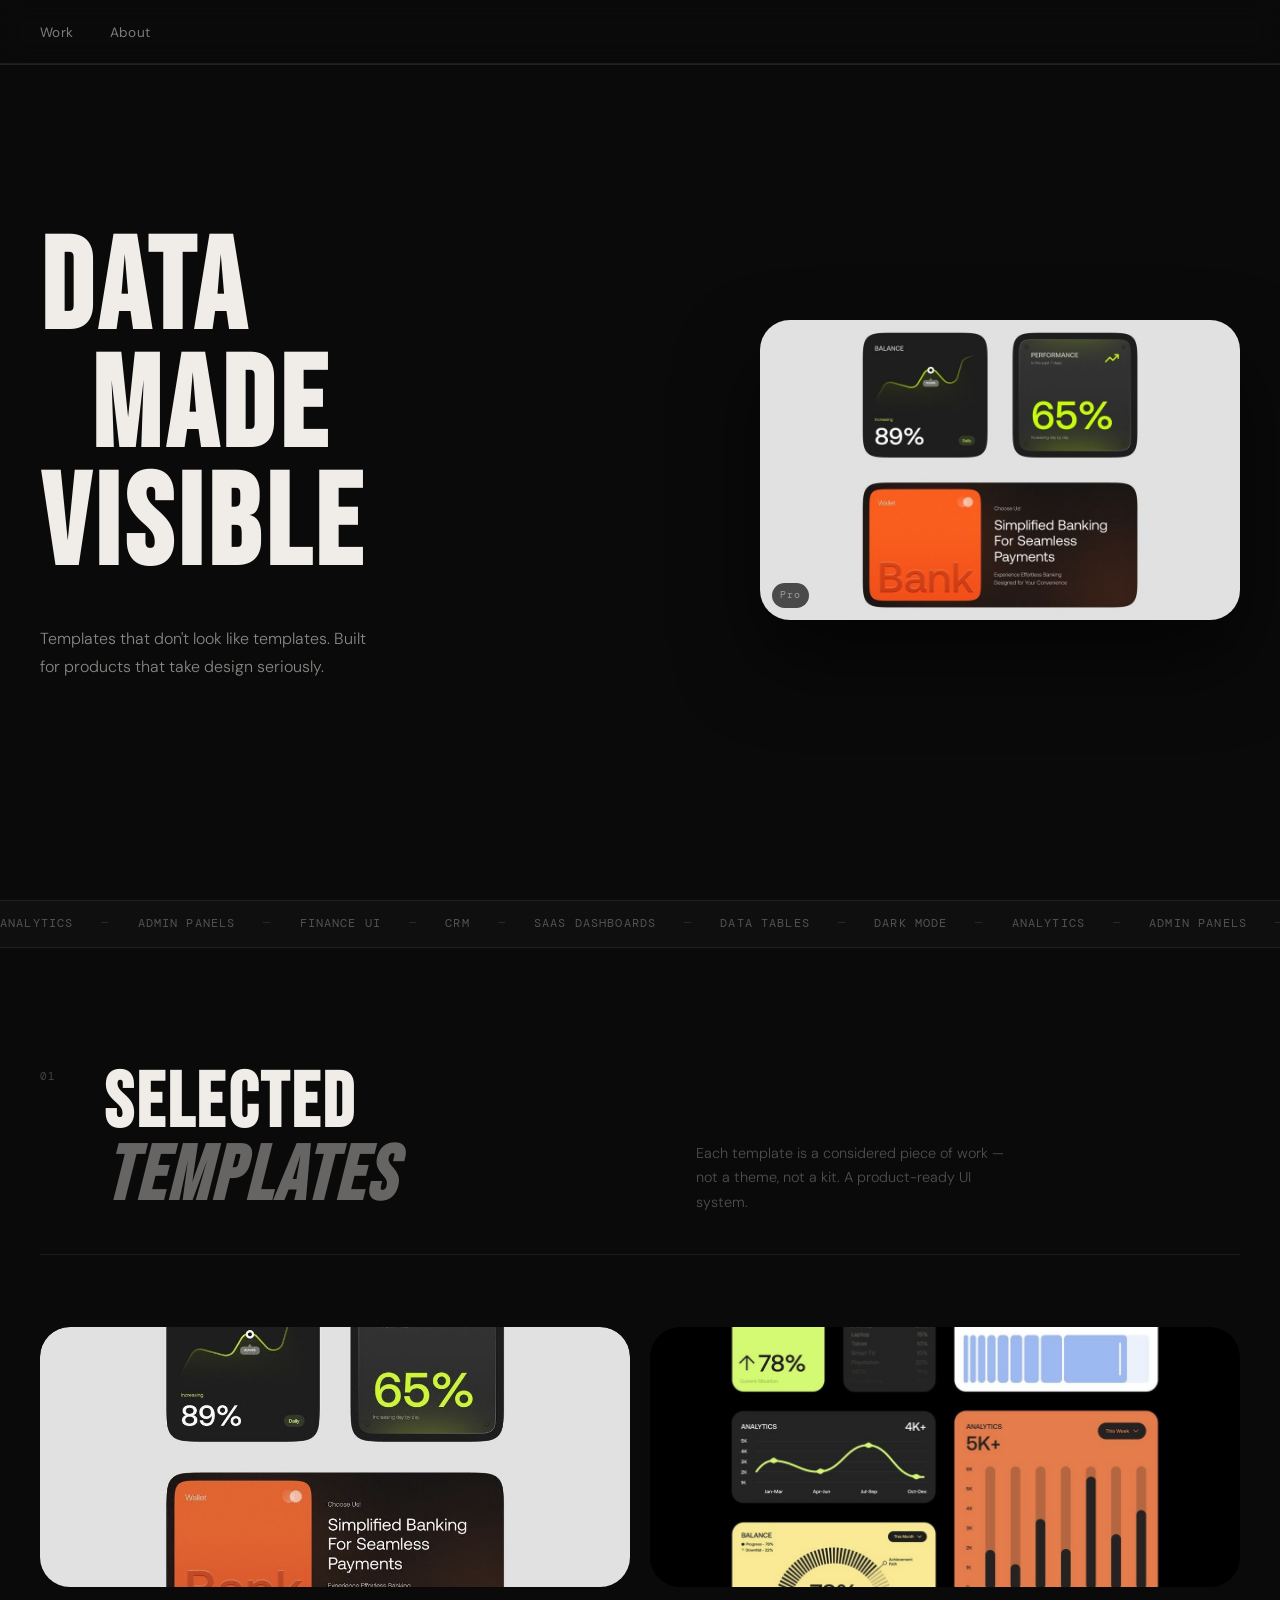
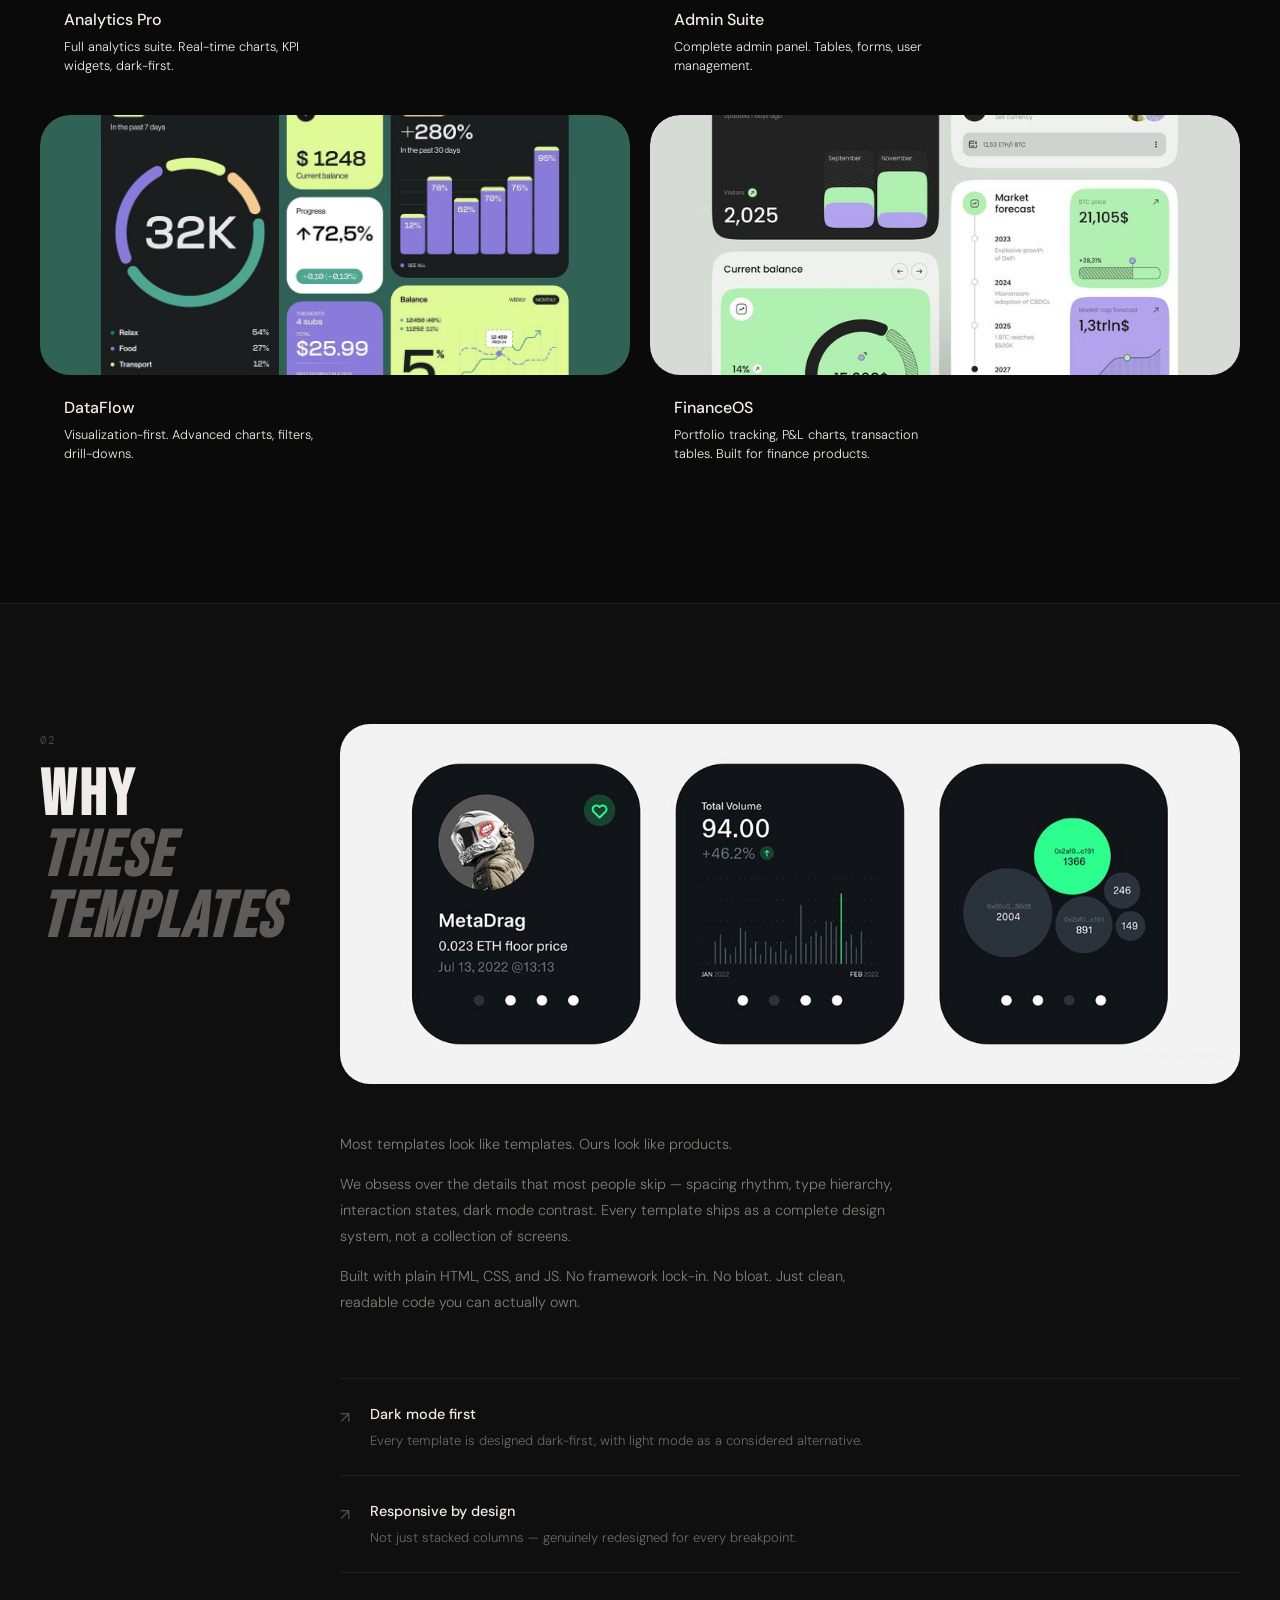
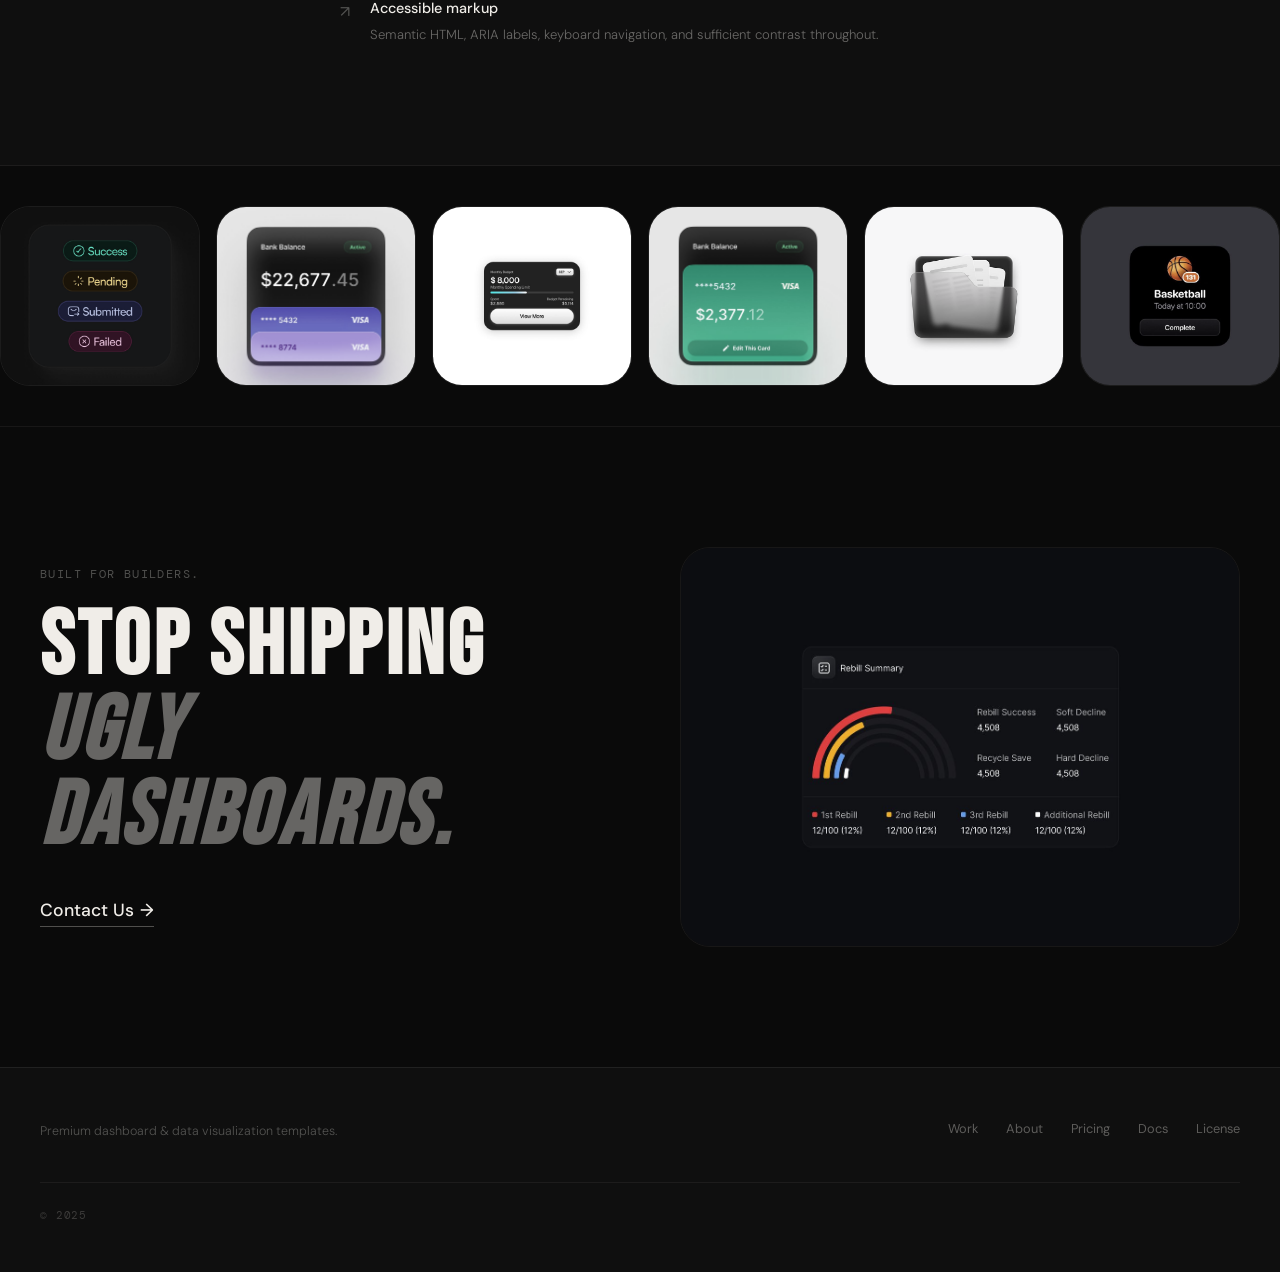
<file: index.html>
<!DOCTYPE html>
<html lang="en">
<head>
  <meta charset="UTF-8" />
  <meta name="viewport" content="width=device-width, initial-scale=1.0" />
  <title>Data Visualization Templates</title>
  <meta name="description" content="Premium dashboard and data visualization templates. Crafted for builders who care about craft." />
  <link rel="stylesheet" href="style.css" />
  <link rel="preconnect" href="https://fonts.googleapis.com" />
  <link href="https://fonts.googleapis.com/css2?family=Bebas+Neue&family=DM+Sans:ital,wght@0,300;0,400;0,500;1,300;1,400&family=DM+Mono:wght@400;500&display=swap" rel="stylesheet" />
</head>
<body>

  <!-- LOADER -->
  <!-- Full-screen loading overlay. This blocks interaction while the page simulates
       progress, then fades out to reveal the main content. -->
  <div id="loader" aria-hidden="true" role="presentation">
    <div class="loader-inner">
      <div class="loader-bar"><div class="loader-fill" id="loaderFill"></div></div>
      <span class="loader-count" id="loaderCount">0</span>
    </div>
  </div>

  <!-- NAV -->
  <!-- Fixed top navigation bar. This includes the desktop links, CTA, and a mobile
       hamburger button that toggles a drawer menu for smaller screens. -->
  <header class="nav" id="nav" role="banner">
    <nav aria-label="Primary navigation">
      <ul class="nav-links" role="list">
        <li><a href="#work">Work</a></li>
        <li><a href="#about">About</a></li>
      </ul>
    </nav>
    <button class="nav-burger" id="navBurger" aria-label="Toggle menu" aria-expanded="false">
      <span></span><span></span>
    </button>
  </header>

  <div class="nav-drawer" id="navDrawer" aria-hidden="true">
    <ul role="list">
      <li><a href="#work">Work</a></li>
      <li><a href="#about">About</a></li>
      <li><a href="#pricing">Pricing</a></li>
    </ul>
  </div>

  <main>

    <!-- HERO -->
    <!-- Hero section introduces the product with a bold headline, a supporting line of copy,
         and a visual preview of the dashboard templates. It is split into a left text column and a
         right image/stat column to create a strong balance on large screens. -->
    <section class="hero" id="hero" aria-labelledby="heroTitle">
      <div class="hero-left">
        <h1 id="heroTitle" class="hero-title">
          <span class="title-line" data-text="DATA">DATA</span>
          <span class="title-line title-line--indent" data-text="MADE">MADE</span>
          <span class="title-line" data-text="VISIBLE">VISIBLE</span>
        </h1>
        <div class="hero-body">
          <p>Templates that don't look like templates. Built for products that take design seriously.</p>
        </div>
      </div>
      <div class="hero-right" aria-hidden="true">
        <div class="hero-img-stack">
          <div class="hero-img hero-img--front">
            <img src="assets/img_2.jpg" alt="" />
            <div class="hero-img-label">Pro</div>
          </div>
        </div>
      </div>
    </section>

    <!-- MARQUEE -->
    <!-- Continuous horizontal headline strip. This repeating text creates motion and gives a
         sense of brand context without adding heavy imagery. -->
    <div class="marquee" aria-hidden="true">
      <div class="marquee-track">
        <span>Analytics</span><span class="sep">—</span>
        <span>Admin Panels</span><span class="sep">—</span>
        <span>Finance UI</span><span class="sep">—</span>
        <span>CRM</span><span class="sep">—</span>
        <span>SaaS Dashboards</span><span class="sep">—</span>
        <span>Data Tables</span><span class="sep">—</span>
        <span>Dark Mode</span><span class="sep">—</span>
        <span>Analytics</span><span class="sep">—</span>
        <span>Admin Panels</span><span class="sep">—</span>
        <span>Finance UI</span><span class="sep">—</span>
        <span>CRM</span><span class="sep">—</span>
        <span>SaaS Dashboards</span><span class="sep">—</span>
        <span>Data Tables</span><span class="sep">—</span>
        <span>Dark Mode</span><span class="sep">—</span>
      </div>
    </div>

    <!-- WORK / TEMPLATES -->
    <!-- Grid of featured template cards. Uses a responsive layout so cards stack on smaller screens,
         while larger screens show multi-column arrangements for better visual hierarchy. -->
    <section class="work" id="work" aria-labelledby="workTitle">
      <div class="work-header">
        <span class="section-index" aria-hidden="true">01</span>
        <h2 id="workTitle">Selected<br /><em>Templates</em></h2>
        <p class="work-desc">Each template is a considered piece of work — not a theme, not a kit. A product-ready UI system.</p>
      </div>

      <div class="work-grid">

        <article class="work-item" data-reveal>
          <a href="UIcards1.html" class="work-item-inner">
            <div class="work-img">
              <img src="assets/img_2.jpg" alt="work.html" loading="lazy" />
              <div class="work-img-overlay" aria-hidden="true">
                <span>View template →</span>
              </div>
            </div>
            <div class="work-meta">
              <div class="work-meta-left">
                <h3>Analytics Pro</h3>
                <p>Full analytics suite. Real-time charts, KPI widgets, dark-first.</p>
              </div>
            </div>
          </a>
        </article>

        <article class="work-item" data-reveal>
          <a href="UIcards2.html" class="work-item-inner">
            <div class="work-img">
              <img src="assets/img_1.jpg" alt="Admin Suite panel with user management and data tables" loading="lazy" />
              <div class="work-img-overlay" aria-hidden="true"><span>View →</span></div>
            </div>
            <div class="work-meta">
              <div class="work-meta-left">
                <h3>Admin Suite</h3>
                <p>Complete admin panel. Tables, forms, user management.</p>
              </div>
            </div>
          </a>
        </article>

        <article class="work-item" data-reveal>
          <a href="UIcards3.html" class="work-item-inner">
            <div class="work-img">
              <img src="assets/img_3.jpg" alt="DataFlow visualization template with advanced chart components" loading="lazy" />
              <div class="work-img-overlay" aria-hidden="true"><span>View →</span></div>
            </div>
            <div class="work-meta">
              <div class="work-meta-left">
                <h3>DataFlow</h3>
                <p>Visualization-first. Advanced charts, filters, drill-downs.</p>
              </div>
            </div>
          </a>
        </article>

        <article class="work-item" data-reveal>
          <a href="UIcards4.html" class="work-item-inner">
            <div class="work-img">
              <img src="assets/img_4.jpg" alt="FinanceOS financial dashboard with portfolio and P&L charts" loading="lazy" />
              <div class="work-img-overlay" aria-hidden="true"><span>View template →</span></div>
            </div>
            <div class="work-meta">
              <div class="work-meta-left">
                <h3>FinanceOS</h3>
                <p>Portfolio tracking, P&amp;L charts, transaction tables. Built for finance products.</p>
              </div>
            </div>
          </a>
        </article>
      </div>
    </section>

    <!-- ABOUT / PHILOSOPHY -->
    <!-- This section explains the brand philosophy and includes an image plus feature highlights.
         The content is organized in a two-column layout that shifts to one column on smaller screens. -->
    <section class="about" id="about" aria-labelledby="aboutTitle">
      <div class="about-inner">
        <div class="about-left" data-reveal>
          <span class="section-index" aria-hidden="true">02</span>
          <h2 id="aboutTitle">Why<br /><em>These Templates</em></h2>
        </div>
        <div class="about-right">
          <div class="about-img-wrap" data-reveal>
            <img src="assets/img_8.jpg" alt="Dark dashboard UI showing the quality of FORMA templates" loading="lazy" />
            <div class="about-img-caption" aria-hidden="true">
              <span class="mono">v2.0 — 2025</span>
            </div>
          </div>
          <div class="about-text" data-reveal>
            <p class="about-lead">Most templates look like templates. Ours look like products.</p>
            <p>We obsess over the details that most people skip — spacing rhythm, type hierarchy, interaction states, dark mode contrast. Every template ships as a complete design system, not a collection of screens.</p>
            <p>Built with plain HTML, CSS, and JS. No framework lock-in. No bloat. Just clean, readable code you can actually own.</p>
          </div>
          <div class="about-features" data-reveal>
            <div class="about-feat">
              <span class="feat-mark" aria-hidden="true">↗</span>
              <div>
                <strong>Dark mode first</strong>
                <p>Every template is designed dark-first, with light mode as a considered alternative.</p>
              </div>
            </div>
            <div class="about-feat">
              <span class="feat-mark" aria-hidden="true">↗</span>
              <div>
                <strong>Responsive by design</strong>
                <p>Not just stacked columns — genuinely redesigned for every breakpoint.</p>
              </div>
            </div>
            <div class="about-feat">
              <span class="feat-mark" aria-hidden="true">↗</span>
              <div>
                <strong>Accessible markup</strong>
                <p>Semantic HTML, ARIA labels, keyboard navigation, and sufficient contrast throughout.</p>
              </div>
            </div>
          </div>
        </div>
      </div>
    </section>

    <!-- SHOWCASE STRIP -->
    <!-- Animated scrolling image strip. The repeated images loop horizontally to create
         a dynamic showcase without requiring user interaction. -->
    <section class="strip" aria-label="Template showcase images">
      <div class="strip-track" id="stripTrack" aria-hidden="true">
        <div class="strip-item"><img src="assets/img_spin_1.jpg" alt="" /></div>
        <div class="strip-item"><img src="assets/img_spin_2.jpg" alt="" /></div>
        <div class="strip-item"><img src="assets/img_spin_3.jpg" alt="" /></div>
        <div class="strip-item"><img src="assets/img_spin_4.jpg" alt="" /></div>
        <div class="strip-item"><img src="assets/img_spin_5.jpg" alt="" /></div>
        <div class="strip-item"><img src="assets/img_spin_6.jpg" alt="" /></div>
        <div class="strip-item"><img src="assets/img_spin_7.jpg" alt="" /></div>
        <div class="strip-item"><img src="assets/img_spin_1.jpg" alt="" /></div>
        <div class="strip-item"><img src="assets/img_spin_2.jpg" alt="" /></div>
        <div class="strip-item"><img src="assets/img_spin_3.jpg" alt="" /></div>
        <div class="strip-item"><img src="assets/img_spin_4.jpg" alt="" /></div>
        <div class="strip-item"><img src="assets/img_spin_5.jpg" alt="" /></div>
        <div class="strip-item"><img src="assets/img_spin_6.jpg" alt="" /></div>
        <div class="strip-item"><img src="assets/img_spin_7.jpg" alt="" /></div>
        <div class="strip-item"><img src="assets/img_spin_1.jpg" alt="" /></div>
        <div class="strip-item"><img src="assets/img_spin_2.jpg" alt="" /></div>
        <div class="strip-item"><img src="assets/img_spin_3.jpg" alt="" /></div>
        <div class="strip-item"><img src="assets/img_spin_4.jpg" alt="" /></div>
        <div class="strip-item"><img src="assets/img_spin_5.jpg" alt="" /></div>
        <div class="strip-item"><img src="assets/img_spin_6.jpg" alt="" /></div>
        <div class="strip-item"><img src="assets/img_spin_7.jpg" alt="" /></div>
      </div>
    </section>

    <!-- CLOSING STATEMENT -->
    <!-- Final call-to-action section with supporting headline and image. This closes the page
         by reinforcing the product promise and encouraging the visitor to click through. -->
    <section class="closing" aria-labelledby="closingTitle">
      <div class="closing-inner" data-reveal>
        <p class="closing-pre">Built for builders.</p>
        <h2 id="closingTitle" class="closing-title">
          Stop shipping<br />
          <em>ugly dashboards.</em>
        </h2>
        <a href="https://hloniphani-portfolio.vercel.app/" class="btn-text btn-text--large">Contact Us <span aria-hidden="true">→</span></a>
      </div>
      <div class="closing-img" aria-hidden="true" data-reveal>
        <img src="assets/img_off_1.jpg" alt="" />
      </div>
    </section>

  </main>

  <!-- FOOTER -->
  <!-- The footer contains site branding and quick links. It is kept simple so it does not
       compete visually with the main page sections. -->
  <footer class="footer" role="contentinfo">
    <div class="footer-inner">
      <div class="footer-left">
        <span class="footer-logo"></span>
        <p>Premium dashboard &amp; data visualization templates.</p>
      </div>
      <nav class="footer-nav" aria-label="Footer navigation">
        <a href="#work">Work</a>
        <a href="#about">About</a>
        <a href="#pricing">Pricing</a>
        <a href="#">Docs</a>
        <a href="#">License</a>
      </nav>
      <p class="footer-copy">© 2025</p>
    </div>
  </footer>

  <script src="script.js"></script>
</body>
</html>
</file>
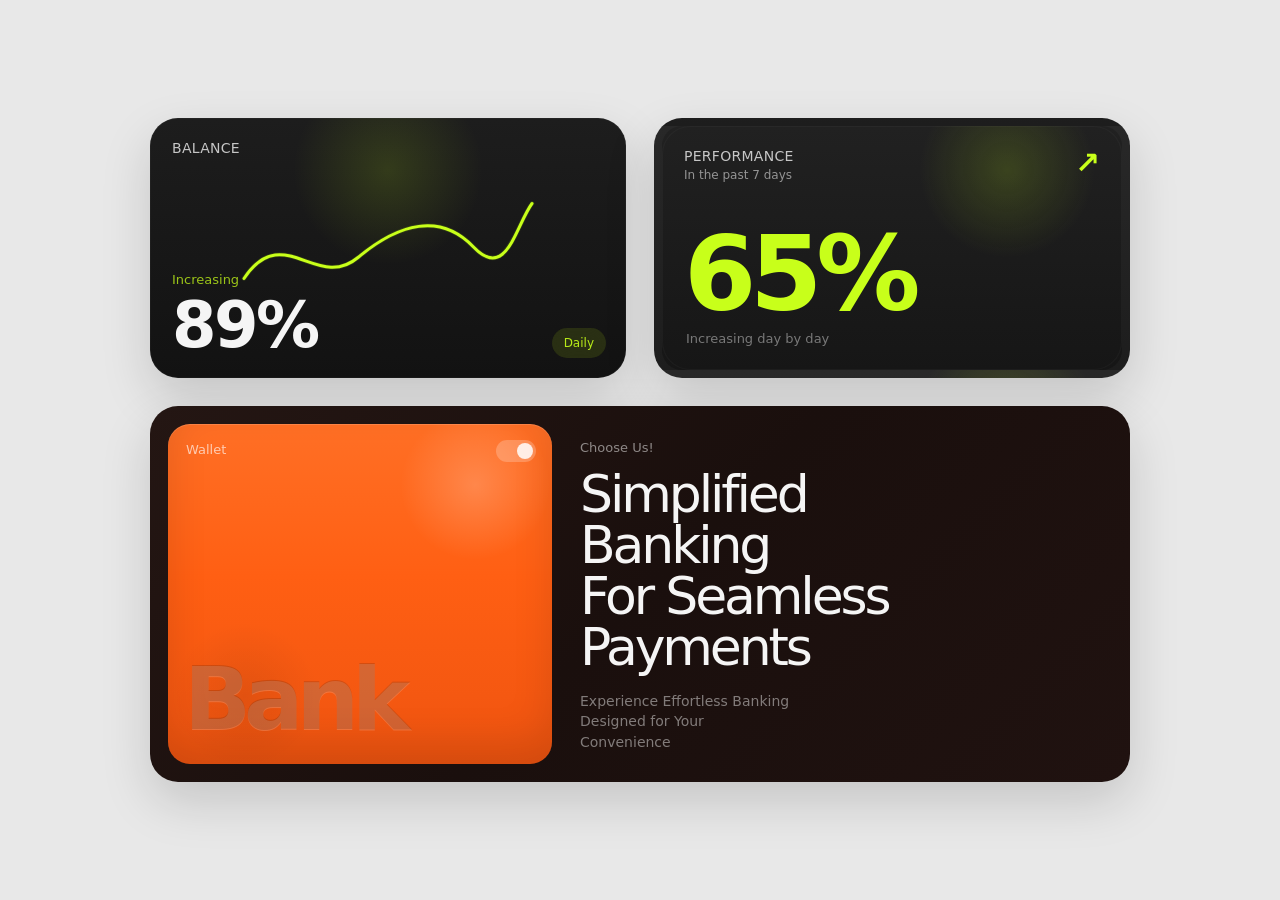
<file: UIcards1.html>
<!DOCTYPE html>
<html lang="en">
<head>
  <meta charset="UTF-8" />
  <meta name="viewport" content="width=device-width, initial-scale=1.0" />
  <title>Bank UI Cards</title>
  <style>
    :root {
      --bg: #e8e8e8;
      --card: #191919;
      --card-2: #222222;
      --text: #f5f5f5;
      --muted: rgba(245, 245, 245, 0.55);
      --neon: #c8ff1a;
      --orange: #ff6a1a;
      --orange-deep: #d44d08;
      --shadow: 0 20px 50px rgba(0, 0, 0, 0.15);
    }

    * {
      box-sizing: border-box;
    }

    body {
      margin: 0;
      min-height: 100vh;
      background: var(--bg);
      font-family: Inter, system-ui, -apple-system, BlinkMacSystemFont, "Segoe UI", sans-serif;
      color: var(--text);
      display: grid;
      place-items: center;
      padding: 32px;
    }

    .board {
      width: min(980px, 100%);
      display: grid;
      gap: 28px;
    }

    .top-grid {
      display: grid;
      grid-template-columns: repeat(2, minmax(0, 1fr));
      gap: 28px;
    }

    .card {
      position: relative;
      border-radius: 28px;
      overflow: hidden;
      box-shadow: var(--shadow);
    }

    .small-card {
      height: 260px;
      background:
        radial-gradient(circle at 50% 20%, rgba(200, 255, 26, 0.14), transparent 30%),
        linear-gradient(180deg, #1d1d1d 0%, #121212 100%);
      padding: 22px;
    }

    .small-card::after {
      content: "";
      position: absolute;
      inset: 0;
      border-radius: 28px;
      box-shadow: inset 0 0 0 1px rgba(255,255,255,0.03);
      pointer-events: none;
    }

    .label {
      font-size: 14px;
      letter-spacing: 0.02em;
      color: rgba(255,255,255,0.75);
      text-transform: uppercase;
    }

    .chart {
      position: absolute;
      left: 16px;
      right: 16px;
      top: 72px;
      height: 120px;
    }

    .chart svg {
      width: 100%;
      height: 100%;
      display: block;
    }

    .metric {
      position: absolute;
      left: 22px;
      bottom: 22px;
    }

    .metric .status {
      color: rgba(200, 255, 26, 0.75);
      font-size: 13px;
      margin-bottom: 8px;
    }

    .metric .value {
      font-size: clamp(42px, 7vw, 64px);
      font-weight: 700;
      line-height: 0.95;
      letter-spacing: -0.04em;
    }

    .pill {
      position: absolute;
      right: 20px;
      bottom: 20px;
      padding: 8px 12px;
      border-radius: 999px;
      background: rgba(200, 255, 26, 0.12);
      color: rgba(200, 255, 26, 0.9);
      font-size: 12px;
      backdrop-filter: blur(10px);
    }

    .performance {
      background:
        radial-gradient(circle at 75% 18%, rgba(200, 255, 26, 0.16), transparent 22%),
        linear-gradient(180deg, #212121 0%, #161616 100%);
      padding: 22px;
      border: 8px solid rgba(255,255,255,0.03);
    }

    .performance .sub {
      font-size: 12px;
      color: var(--muted);
      margin-top: 4px;
    }

    .trend {
      position: absolute;
      top: 22px;
      right: 22px;
      color: var(--neon);
      font-size: 30px;
      line-height: 1;
      font-weight: 700;
      transform: rotate(0deg);
    }

    .performance .value {
      position: absolute;
      left: 22px;
      bottom: 44px;
      font-size: clamp(70px, 10vw, 104px);
      font-weight: 700;
      color: var(--neon);
      line-height: 1;
      letter-spacing: -0.06em;
    }

    .performance .caption {
      position: absolute;
      left: 24px;
      bottom: 24px;
      font-size: 13px;
      color: rgba(255,255,255,0.42);
    }

    .big-card {
      min-height: 280px;
      background: linear-gradient(135deg, #241613 0%, #1a0f0d 50%, #201210 100%);
      display: grid;
      grid-template-columns: 1.05fr 1.4fr;
      padding: 0;
    }

    .wallet {
      background: linear-gradient(180deg, #ff6f25 0%, #ff5f13 45%, #ef5410 100%);
      margin: 18px;
      border-radius: 22px;
      position: relative;
      overflow: hidden;
      box-shadow:
        inset 0 1px 0 rgba(255,255,255,0.15),
        inset 0 -20px 40px rgba(0,0,0,0.12);
      min-height: 244px;
    }

    .wallet::before {
      content: "";
      position: absolute;
      inset: 0;
      background:
        radial-gradient(circle at 80% 18%, rgba(255,255,255,0.2), transparent 18%),
        radial-gradient(circle at 20% 80%, rgba(0,0,0,0.08), transparent 18%);
    }

    .wallet .mini-label {
      position: absolute;
      top: 18px;
      left: 18px;
      font-size: 13px;
      color: rgba(255,255,255,0.65);
    }

    .toggle {
      position: absolute;
      top: 16px;
      right: 16px;
      width: 40px;
      height: 22px;
      border-radius: 999px;
      background: rgba(255,255,255,0.22);
    }

    .toggle::after {
      content: "";
      position: absolute;
      top: 3px;
      right: 3px;
      width: 16px;
      height: 16px;
      border-radius: 50%;
      background: rgba(255,255,255,0.85);
    }

    .wallet .bank {
      position: absolute;
      left: 16px;
      bottom: 14px;
      font-size: clamp(54px, 8vw, 88px);
      font-weight: 700;
      letter-spacing: -0.08em;
      color: rgba(0,0,0,0.14);
      text-shadow: 0 1px 0 rgba(255,255,255,0.18);
    }

    .big-copy {
      padding: 34px 32px 30px 10px;
      display: flex;
      flex-direction: column;
      justify-content: center;
    }

    .big-copy .eyebrow {
      color: rgba(255,255,255,0.5);
      font-size: 13px;
      margin-bottom: 14px;
    }

    .big-copy h1 {
      margin: 0;
      font-size: clamp(28px, 4.2vw, 52px);
      line-height: 0.98;
      letter-spacing: -0.06em;
      font-weight: 500;
      max-width: 11ch;
    }

    .big-copy p {
      margin: 18px 0 0;
      color: rgba(255,255,255,0.45);
      font-size: 14px;
      line-height: 1.45;
      max-width: 24ch;
    }

    @media (max-width: 820px) {
      .top-grid,
      .big-card {
        grid-template-columns: 1fr;
      }

      .big-copy {
        padding: 0 26px 30px 26px;
      }

      .wallet {
        min-height: 220px;
      }
    }
  </style>
</head>
<body>
  <main class="board">
    <section class="top-grid">
      <article class="card small-card">
        <div class="label">Balance</div>

        <div class="chart" aria-hidden="true">
          <svg viewBox="0 0 420 160" fill="none" xmlns="http://www.w3.org/2000/svg">
            <path d="M18 118 C70 40, 115 136, 170 90 S280 30, 324 76 S380 48, 402 18"
                  stroke="#a8f000" stroke-width="6" stroke-linecap="round" stroke-linejoin="round" opacity="0.16"/>
            <path d="M18 118 C70 40, 115 136, 170 90 S280 30, 324 76 S380 48, 402 18"
                  stroke="#c8ff1a" stroke-width="4" stroke-linecap="round" stroke-linejoin="round"/>
            
          </svg>
        </div>

        <div class="metric">
          <div class="status">Increasing</div>
          <div class="value">89%</div>
        </div>

        <div class="pill">Daily</div>
      </article>

      <article class="card small-card performance">
        <div class="label">Performance</div>
        <div class="sub">In the past 7 days</div>
        <div class="trend">↗</div>
        <div class="value">65%</div>
        <div class="caption">Increasing day by day</div>
      </article>
    </section>

    <section class="card big-card">
      <div class="wallet">
        <div class="mini-label">Wallet</div>
        <div class="toggle" aria-hidden="true"></div>
        <div class="bank">Bank</div>
      </div>

      <div class="big-copy">
        <div class="eyebrow">Choose Us!</div>
        <h1>Simplified Banking<br />For Seamless<br />Payments</h1>
        <p>Experience Effortless Banking<br />Designed for Your Convenience</p>
      </div>
    </section>
  </main>
</body>
</html>
</file>
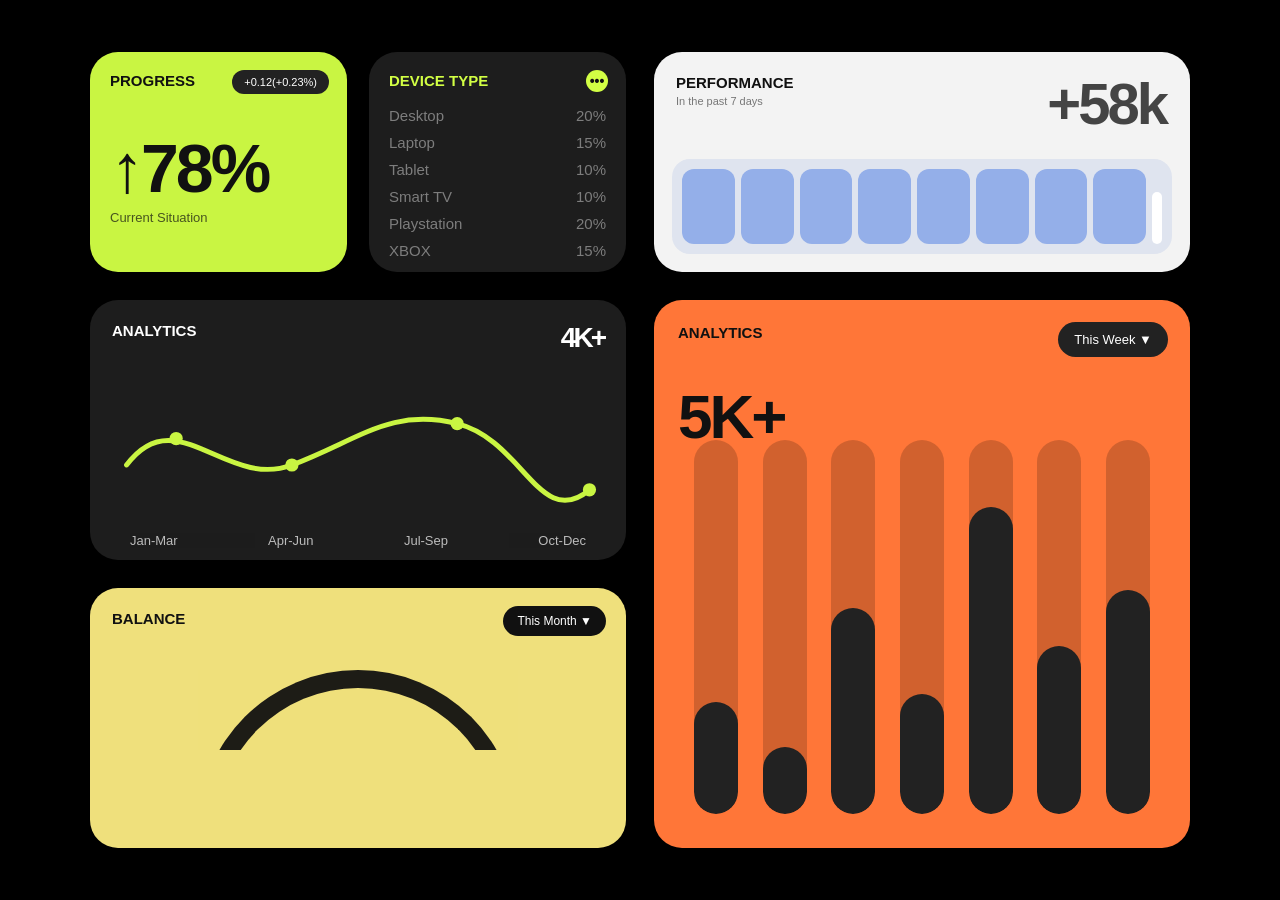
<file: UIcards2.html>
<!DOCTYPE html>
<html lang="en">
<head>
  <meta charset="UTF-8" />
  <meta name="viewport" content="width=device-width, initial-scale=1.0"/>
  <title>Analytics Dashboard UI</title>

  <style>
    *{
      margin:0;
      padding:0;
      box-sizing:border-box;
    }

    body{
      background:#000;
      font-family:Inter, sans-serif;
      color:#fff;
      min-height:100vh;
      display:flex;
      justify-content:center;
      align-items:center;
      padding:40px;
    }

    .dashboard{
      width:1100px;
      display:grid;
      grid-template-columns:1fr 1fr;
      gap:28px;
    }

    .left,
    .right{
      display:flex;
      flex-direction:column;
      gap:28px;
    }

    .top-left{
      display:grid;
      grid-template-columns:1fr 1fr;
      gap:22px;
    }

    .card{
      border-radius:28px;
      position:relative;
      overflow:hidden;
    }

    /* =========================
       PROGRESS CARD
    ========================== */

    .progress-card{
      background:#c9f542;
      color:#111;
      padding:20px;
      height:220px;
    }

    .tag{
      position:absolute;
      top:18px;
      right:18px;
      background:#222;
      color:#fff;
      padding:6px 12px;
      border-radius:999px;
      font-size:11px;
    }

    .title{
      font-size:15px;
      font-weight:600;
      margin-bottom:45px;
    }

    .big-number{
      font-size:68px;
      font-weight:700;
      line-height:1;
      letter-spacing:-3px;
    }

    .sub{
      margin-top:8px;
      font-size:13px;
      opacity:.7;
    }

    /* =========================
       DEVICE CARD
    ========================== */

    .device-card{
      background:#1d1d1d;
      padding:20px;
      height:220px;
    }

    .device-card .title{
      color:#d2ff44;
      margin-bottom:18px;
    }

    .dots{
      position:absolute;
      right:18px;
      top:18px;
      width:22px;
      height:22px;
      background:#d2ff44;
      border-radius:50%;
      display:flex;
      align-items:center;
      justify-content:center;
      color:#111;
      font-size:14px;
      font-weight:700;
    }

    .device-list{
      display:flex;
      flex-direction:column;
      gap:10px;
      margin-top:10px;
    }

    .device-item{
      display:flex;
      justify-content:space-between;
      color:#7d7d7d;
      font-size:15px;
    }

    /* =========================
       PERFORMANCE CARD
    ========================== */

    .performance-card{
      background:#f3f3f3;
      color:#111;
      padding:22px;
      height:220px;
    }

    .performance-card .title{
      margin-bottom:0;
    }

    .small{
      font-size:11px;
      color:#777;
      margin-top:4px;
    }

    .count{
      position:absolute;
      right:24px;
      top:18px;
      font-size:58px;
      font-weight:700;
      color:#444;
      letter-spacing:-3px;
    }

    .bars{
      position:absolute;
      left:18px;
      right:18px;
      bottom:18px;
      height:95px;
      display:flex;
      gap:6px;
      align-items:flex-end;
      background:#dfe4ef;
      border-radius:18px;
      padding:10px;
    }

    .bars span{
      flex:1;
      background:#94afe9;
      border-radius:12px;
      height:100%;
    }

    .bars span:last-child{
      max-width:10px;
      background:#fff;
      height:70%;
      margin-left:auto;
    }

    /* =========================
       LINE GRAPH CARD
    ========================== */

    .line-card{
      background:#1d1d1d;
      height:260px;
      padding:22px;
    }

    .line-card .top{
      display:flex;
      justify-content:space-between;
      align-items:flex-start;
      margin-bottom:10px;
    }

    .line-card .count{
      position:static;
      color:#fff;
      font-size:28px;
    }

    .graph{
      position:absolute;
      left:20px;
      right:20px;
      bottom:20px;
      height:150px;
    }

    .graph svg{
      width:100%;
      height:100%;
    }

    .months{
      position:absolute;
      left:40px;
      right:40px;
      bottom:12px;
      display:flex;
      justify-content:space-between;
      color:#fff;
      font-size:13px;
      opacity:.7;
    }

    /* =========================
       BALANCE CARD
    ========================== */

    .balance-card{
      background:#efe07c;
      color:#111;
      height:260px;
      padding:22px;
    }

    .dropdown{
      position:absolute;
      right:20px;
      top:18px;
      background:#111;
      color:#fff;
      border-radius:999px;
      padding:8px 14px;
      font-size:12px;
    }

    .gauge{
      position:absolute;
      width:320px;
      height:160px;
      border:18px solid #111;
      border-bottom:none;
      border-radius:320px 320px 0 0;
      left:50%;
      transform:translateX(-50%);
      bottom:18px;
      clip-path:inset(0 0 50% 0);
      opacity:.95;
    }

    .gauge::after{
      content:"78%";
      position:absolute;
      left:50%;
      top:70px;
      transform:translateX(-50%);
      font-size:64px;
      font-weight:700;
      border:none;
    }

    /* =========================
       ORANGE ANALYTICS CARD
    ========================== */

    .orange-card{
      background:#ff7638;
      color:#111;
      padding:24px;
      height:548px;
    }

    .orange-card h2{
      font-size:62px;
      line-height:1;
      letter-spacing:-3px;
      margin-top:6px;
    }

    .week{
      position:absolute;
      right:22px;
      top:22px;
      background:#222;
      color:#fff;
      padding:10px 16px;
      border-radius:999px;
      font-size:13px;
    }

    .bar-chart{
      position:absolute;
      left:40px;
      right:40px;
      bottom:34px;
      top:140px;
      display:flex;
      align-items:flex-end;
      justify-content:space-between;
    }

    .column{
      width:44px;
      height:100%;
      background:rgba(0,0,0,.18);
      border-radius:22px;
      position:relative;
      overflow:hidden;
    }

    .fill{
      position:absolute;
      left:0;
      bottom:0;
      width:100%;
      background:#222;
      border-radius:22px;
    }

    .day{
      position:absolute;
      bottom:-30px;
      width:100%;
      text-align:center;
      font-size:13px;
      color:#111;
    }

    @media(max-width:1000px){

      .dashboard{
        grid-template-columns:1fr;
      }

      .top-left{
        grid-template-columns:1fr;
      }

      .orange-card{
        height:500px;
      }
    }

  </style>
</head>
<body>

  <section class="dashboard">

    <!-- LEFT SIDE -->
    <div class="left">

      <div class="top-left">

        <!-- Progress -->
        <div class="card progress-card">
          <div class="title">PROGRESS</div>
          <div class="tag">+0.12(+0.23%)</div>

          <div class="big-number">↑78%</div>
          <div class="sub">Current Situation</div>
        </div>

        <!-- Device -->
        <div class="card device-card">
          <div class="title">DEVICE TYPE</div>
          <div class="dots">•••</div>

          <div class="device-list">
            <div class="device-item"><span>Desktop</span><span>20%</span></div>
            <div class="device-item"><span>Laptop</span><span>15%</span></div>
            <div class="device-item"><span>Tablet</span><span>10%</span></div>
            <div class="device-item"><span>Smart TV</span><span>10%</span></div>
            <div class="device-item"><span>Playstation</span><span>20%</span></div>
            <div class="device-item"><span>XBOX</span><span>15%</span></div>
            <div class="device-item"><span>Smart Watch</span><span>10%</span></div>
          </div>
        </div>

      </div>

      <!-- Line Analytics -->
      <div class="card line-card">

        <div class="top">
          <div class="title">ANALYTICS</div>
          <div class="count">4K+</div>
        </div>

        <div class="graph">
          <svg viewBox="0 0 600 180" fill="none">
            <path
              d="M20 90 
              C80 10, 140 120, 220 90
              S340 20, 420 40
              S520 170, 580 120"
              stroke="#c9f542"
              stroke-width="6"
              fill="none"
              stroke-linecap="round"
            />

            <circle cx="80" cy="58" r="8" fill="#c9f542"/>
            <circle cx="220" cy="90" r="8" fill="#c9f542"/>
            <circle cx="420" cy="40" r="8" fill="#c9f542"/>
            <circle cx="580" cy="120" r="8" fill="#c9f542"/>
          </svg>
        </div>

        <div class="months">
          <span>Jan-Mar</span>
          <span>Apr-Jun</span>
          <span>Jul-Sep</span>
          <span>Oct-Dec</span>
        </div>

      </div>

      <!-- Balance -->
      <div class="card balance-card">
        <div class="title">BALANCE</div>
        <div class="dropdown">This Month ▼</div>

        <div class="gauge"></div>
      </div>

    </div>

    <!-- RIGHT SIDE -->
    <div class="right">

      <!-- Performance -->
      <div class="card performance-card">

        <div class="title">PERFORMANCE</div>
        <div class="small">In the past 7 days</div>

        <div class="count">+58k</div>

        <div class="bars">
          <span></span>
          <span></span>
          <span></span>
          <span></span>
          <span></span>
          <span></span>
          <span></span>
          <span></span>
          <span></span>
        </div>

      </div>

      <!-- Orange Analytics -->
      <div class="card orange-card">

        <div class="title">ANALYTICS</div>
        <h2>5K+</h2>

        <div class="week">This Week ▼</div>

        <div class="bar-chart">

          <div class="column">
            <div class="fill" style="height:30%;"></div>
            <div class="day">Sat</div>
          </div>

          <div class="column">
            <div class="fill" style="height:18%;"></div>
            <div class="day">Sun</div>
          </div>

          <div class="column">
            <div class="fill" style="height:55%;"></div>
            <div class="day">Mon</div>
          </div>

          <div class="column">
            <div class="fill" style="height:32%;"></div>
            <div class="day">Tue</div>
          </div>

          <div class="column">
            <div class="fill" style="height:82%;"></div>
            <div class="day">Wed</div>
          </div>

          <div class="column">
            <div class="fill" style="height:45%;"></div>
            <div class="day">Thu</div>
          </div>

          <div class="column">
            <div class="fill" style="height:60%;"></div>
            <div class="day">Fri</div>
          </div>

        </div>

      </div>

    </div>

  </section>

</body>
</html>
</file>
<file: style.css>
/* ============================================
   FORMA — style.css
   Black & white. Editorial. Human-crafted.
   ============================================ */

/* --- Reset --- */
/* Basic reset makes the layout consistent across browsers.
   box-sizing: border-box keeps padding inside width calculations.
   scroll-behavior: smooth enables smooth scrolling for anchor links.
   The body uses a dark background and base type settings for the whole page. */
*, *::before, *::after { box-sizing: border-box; margin: 0; padding: 0; }
html { font-size: 16px; scroll-behavior: smooth; }
body {
  font-family: 'DM Sans', sans-serif;
  background: #0a0a0a;
  color: #f0ede8;
  line-height: 1.6;
  overflow-x: hidden;
  cursor: none;
}
img { display: block; width: 100%; height: 100%; object-fit: cover; }
a { color: inherit; text-decoration: none; }
ul { list-style: none; }
button { cursor: none; border: none; background: none; font-family: inherit; }

/* --- Type Scale --- */
.mono { font-family: 'DM Mono', monospace; font-size: 0.75rem; letter-spacing: 0.08em; }

/* --- Loader --- */
/* This overlay stays above the page while the fake loader runs.
   The fade-out is handled by toggling the .done class in JavaScript. */
#loader {
  position: fixed;
  inset: 0;
  background: #0a0a0a;
  z-index: 9999;
  display: flex;
  align-items: center;
  justify-content: center;
  transition: opacity 0.6s ease, visibility 0.6s ease;
}
#loader.done { opacity: 0; visibility: hidden; }
.loader-inner { text-align: center; }
.loader-word {
  display: block;
  font-family: 'Bebas Neue', sans-serif;
  font-size: clamp(4rem, 15vw, 10rem);
  letter-spacing: 0.15em;
  color: #f0ede8;
  line-height: 1;
  margin-bottom: 24px;
}
.loader-bar {
  width: 200px;
  height: 1px;
  background: rgba(240,237,232,0.15);
  margin: 0 auto 16px;
  overflow: hidden;
}
.loader-fill {
  height: 100%;
  background: #f0ede8;
  width: 0%;
  transition: width 0.05s linear;
}
.loader-count {
  font-family: 'DM Mono', monospace;
  font-size: 0.75rem;
  color: rgba(240,237,232,0.4);
  letter-spacing: 0.1em;
}

body { cursor: auto; }
button { cursor: pointer; }

/* --- Nav --- */
/* Fixed site header with glass-like backdrop blur. The border changes on scroll
   to indicate the navigation is now floating over content. */
.nav {
  position: fixed;
  top: 0; left: 0; right: 0;
  z-index: 100;
  display: flex;
  align-items: center;
  padding: 0 40px;
  height: 64px;
  border-bottom: 1px solid rgba(240,237,232,0.08);
  background: rgba(10,10,10,0.9);
  backdrop-filter: blur(12px);
  -webkit-backdrop-filter: blur(12px);
  transition: border-color 0.3s;
}
.nav.scrolled { border-color: rgba(240,237,232,0.12); }
.nav-logo {
  font-family: 'Bebas Neue', sans-serif;
  font-size: 1.4rem;
  letter-spacing: 0.2em;
  color: #f0ede8;
  flex-shrink: 0;
}
.nav-links {
  display: flex;
  gap: 36px;
  margin-left: auto;
  margin-right: 40px;
}
.nav-links a {
  font-size: 0.85rem;
  font-weight: 400;
  color: rgba(240,237,232,0.5);
  letter-spacing: 0.03em;
  transition: color 0.2s;
  position: relative;
}
.nav-links a::after {
  content: '';
  position: absolute;
  bottom: -3px; left: 0;
  width: 0; height: 1px;
  background: #f0ede8;
  transition: width 0.3s cubic-bezier(0.4,0,0.2,1);
}
.nav-links a:hover { color: #f0ede8; }
.nav-links a:hover::after { width: 100%; }
.nav-cta {
  font-size: 0.82rem;
  font-weight: 500;
  letter-spacing: 0.04em;
  color: #0a0a0a;
  background: #f0ede8;
  padding: 8px 18px;
  border-radius: 2px;
  transition: background 0.2s, color 0.2s, transform 0.2s;
  white-space: nowrap;
}
.nav-cta:hover { background: #d4d0cb; transform: translateY(-1px); }
.nav-burger {
  display: none;
  flex-direction: column;
  gap: 6px;
  padding: 8px;
  margin-left: auto;
}
.nav-burger span {
  display: block;
  width: 20px; height: 1px;
  background: #f0ede8;
  transition: all 0.3s;
}
.nav-burger.open span:first-child { transform: rotate(45deg) translate(5px, 5px); }
.nav-burger.open span:last-child { transform: rotate(-45deg) translate(5px, -5px); }

/* Nav Drawer */
/* Hidden mobile navigation panel. It expands using max-height and padding
   so it can animate smoothly without changing layout of the page. */
.nav-drawer {
  position: fixed;
  top: 64px; left: 0; right: 0;
  background: #0a0a0a;
  border-bottom: 1px solid rgba(240,237,232,0.1);
  z-index: 99;
  padding: 0 40px;
  max-height: 0;
  overflow: hidden;
  transition: max-height 0.4s cubic-bezier(0.4,0,0.2,1), padding 0.4s;
}
.nav-drawer.open { max-height: 300px; padding: 24px 40px 32px; }
.nav-drawer ul { display: flex; flex-direction: column; gap: 4px; }
.nav-drawer a {
  display: block;
  padding: 10px 0;
  font-size: 1.1rem;
  font-weight: 300;
  color: rgba(240,237,232,0.6);
  border-bottom: 1px solid rgba(240,237,232,0.06);
  transition: color 0.2s;
}
.nav-drawer a:hover { color: #f0ede8; }

/* --- Shared --- */
/* Reusable styles used across sections for consistent spacing, text style,
   and interactive link behavior. */
.section-index {
  font-family: 'DM Mono', monospace;
  font-size: 0.7rem;
  color: rgba(240,237,232,0.25);
  letter-spacing: 0.1em;
  display: block;
  margin-bottom: 16px;
}
.btn-text {
  display: inline-flex;
  align-items: center;
  gap: 6px;
  font-size: 0.9rem;
  font-weight: 500;
  color: #f0ede8;
  border-bottom: 1px solid rgba(240,237,232,0.3);
  padding-bottom: 2px;
  transition: border-color 0.2s, gap 0.2s;
}
.btn-text:hover { border-color: #f0ede8; gap: 10px; }
.btn-text--large { font-size: 1.1rem; }

/* Scroll reveal */
/* Elements with [data-reveal] are initially hidden and move up into place when
   they enter the viewport, creating a polished scroll animation effect. */
[data-reveal] {
  opacity: 0;
  transform: translateY(32px);
  transition: opacity 0.8s cubic-bezier(0.4,0,0.2,1), transform 0.8s cubic-bezier(0.4,0,0.2,1);
}
[data-reveal].revealed { opacity: 1; transform: translateY(0); }

/* --- Hero --- */
/* The hero uses a two-column grid to arrange copy on the left and visuals on the right.
   The layout is intentionally wide for large screens and collapses gracefully on smaller widths. */
.hero {
  min-height: 100vh;
  padding: 120px 40px 80px;
  display: grid;
  grid-template-columns: 1fr 1fr;
  grid-template-rows: 1fr auto;
  gap: 0 60px;
  max-width: 1280px;
  margin: 0 auto;
  align-items: center;
  position: relative;
}
.hero-eyebrow {
  font-family: 'DM Mono', monospace;
  font-size: 0.72rem;
  letter-spacing: 0.12em;
  text-transform: uppercase;
  color: rgba(240,237,232,0.35);
  margin-bottom: 28px;
}
.hero-title {
  font-family: 'Bebas Neue', sans-serif;
  font-size: clamp(5rem, 10vw, 9rem);
  line-height: 0.92;
  letter-spacing: 0.04em;
  color: #f0ede8;
  margin-bottom: 40px;
}
.title-line { display: block; }
/* Indent the second line to create a staggered stacked headline look. */
.title-line--indent { padding-left: 0.4em; }
.hero-body p {
  font-size: 1rem;
  font-weight: 300;
  color: rgba(240,237,232,0.55);
  max-width: 340px;
  line-height: 1.7;
  margin-bottom: 28px;
}
.hero-right {
  display: flex;
  flex-direction: column;
  gap: 24px;
  align-items: flex-end;
}
.hero-img-stack {
  position: relative;
  width: 100%;
  max-width: 480px;
}
.hero-img { border-radius: 30px; overflow: hidden; }
.hero-img--back {
  position: absolute;
  top: -20px; left: -20px;
  width: 75%;
  height: 200px;
  opacity: 0.4;
  filter: grayscale(30%);
  z-index: 0;
}
.hero-img--front {
  position: relative;
  z-index: 1;
  height: 300px;
  box-shadow: 0 40px 80px rgba(0,0,0,0.6);
}
.hero-img-label {
  position: absolute;
  bottom: 12px; left: 12px;
  font-family: 'DM Mono', monospace;
  font-size: 0.65rem;
  letter-spacing: 0.1em;
  color: rgba(240,237,232,0.5);
  background: rgba(10,10,10,0.7);
  padding: 4px 8px;
  border-radius: 20px;
}
.hero-stat-block {
  display: flex;
  gap: 32px;
  align-self: flex-start;
  padding-left: 8px;
}
.hero-stat { display: flex; flex-direction: column; }
.stat-n {
  font-family: 'Bebas Neue', sans-serif;
  font-size: 2.8rem;
  line-height: 1;
  color: #ffffff;
  letter-spacing: 0.05em;
  align-self: center;
}
.stat-l {
  font-size: 0.72rem;
  color: #ffffff;
  letter-spacing: 0.08em;
  text-transform: uppercase;
  margin-top: 4px;
  align-self: center;
}
.hero-scroll-hint {
  grid-column: 1;
  display: flex;
  align-items: center;
  gap: 16px;
  padding-top: 40px;
  align-self: end;
}
.hero-scroll-hint span {
  font-family: 'DM Mono', monospace;
  font-size: 0.65rem;
  letter-spacing: 0.15em;
  text-transform: uppercase;
  color: rgba(240,237,232,0.25);
}
.scroll-line {
  width: 40px;
  height: 1px;
  background: rgba(240,237,232,0.2);
  position: relative;
  overflow: hidden;
}
.scroll-line::after {
  content: '';
  position: absolute;
  top: 0; left: -100%;
  width: 100%; height: 100%;
  background: rgba(240,237,232,0.6);
  animation: scrollPulse 2s ease-in-out infinite;
}
@keyframes scrollPulse {
  0% { left: -100%; }
  100% { left: 100%; }
}

/* --- Marquee --- */
/* A continuously moving strip of words. It animates the track using a linear
   infinite animation so it feels like an endless loop of content. */
.marquee {
  overflow: hidden;
  border-top: 1px solid rgba(240,237,232,0.08);
  border-bottom: 1px solid rgba(240,237,232,0.08);
  padding: 14px 0;
  background: #0f0f0f;
}
.marquee-track {
  display: flex;
  align-items: center;
  gap: 28px;
  width: max-content;
  animation: marqueeScroll 28s linear infinite;
  font-family: 'DM Mono', monospace;
  font-size: 0.72rem;
  letter-spacing: 0.1em;
  text-transform: uppercase;
  color: rgba(240,237,232,0.3);
}
.marquee-track .sep { color: rgba(240,237,232,0.12); }
@keyframes marqueeScroll {
  from { transform: translateX(0); }
  to { transform: translateX(-50%); }
}

/* --- Work --- */
/* Template card gallery section. The grid background and card hover states
   help each item feel tactile and clickable. */
.work {
  padding: 120px 40px;
  max-width: 1280px;
  margin: 0 auto;
}
.work-header {
  display: grid;
  grid-template-columns: auto 1fr 1fr;
  gap: 0 48px;
  align-items: start;
  margin-bottom: 72px;
  padding-bottom: 40px;
  border-bottom: 1px solid rgba(240,237,232,0.08);
}
.work-header h2 {
  font-family: 'Bebas Neue', sans-serif;
  font-size: clamp(3rem, 6vw, 5rem);
  line-height: 0.95;
  letter-spacing: 0.04em;
  color: #f0ede8;
}
.work-header h2 em { font-style: italic; color: rgba(240,237,232,0.4); }
.work-desc {
  font-size: 0.9rem;
  font-weight: 300;
  color: rgba(161, 161, 161, 0.45);
  line-height: 1.7;
  max-width: 320px;
  align-self: end;
}
.work-grid {
  display: grid;
  grid-template-columns: repeat(2, 1fr);
  gap: 20px;
  background: transparent;
  border-radius: 30px;
}
.work-item { background: #0a0a0a; border-radius: 30px;}
.work-item--large { grid-column: span 2; border-radius: 30px;}
.work-item--wide { grid-column: span 2; border-radius: 30px;}
.work-item-inner { display: block; border-radius: 30px; overflow: hidden; }
.work-img {
  position: relative;
  overflow: hidden;
  border-radius: 30px;
}
.work-item--large .work-img { height: 420px; }
.work-item--wide .work-img { height: 300px; }
.work-item:not(.work-item--large):not(.work-item--wide) .work-img { height: 260px; }
.work-img img { transition: transform 0.7s cubic-bezier(0.4,0,0.2,1), filter 0.5s; filter: grayscale(20%); }
.work-item:hover .work-img img { transform: scale(1.04); filter: grayscale(0%); }
/* The overlay is hidden until hover. When the user hovers the card, it fades in
   to show the call-to-action text without masking the entire image. */
.work-img-overlay {
  position: absolute;
  inset: 0;
  background: rgba(10,10,10,0.6);
  display: flex;
  align-items: center;
  justify-content: center;
  opacity: 0;
  transition: opacity 0.4s;
}
.work-img-overlay span {
  font-size: 0.85rem;
  font-weight: 500;
  letter-spacing: 0.06em;

  padding-bottom: 2px;
}
.work-item:hover .work-img-overlay { opacity: 1; }
.work-meta {
  display: flex;
  justify-content: space-between;
  align-items: flex-start;
  padding: 20px 24px;
  gap: 16px;
}
.work-meta-left h3 {
  font-family: 'DM Sans', sans-serif;
  font-size: 1rem;
  font-weight: 500;
  margin-bottom: 4px;
}
.work-meta-left p {
  font-size: 0.8rem;
  font-weight: 300;
  line-height: 1.5;
  max-width: 280px;
}
.work-meta-right {
  display: flex;
  flex-direction: column;
  align-items: flex-end;
  gap: 6px;
  flex-shrink: 0;
}
.work-tag {
  font-family: 'DM Mono', monospace;
  font-size: 0.65rem;
  letter-spacing: 0.1em;
  text-transform: uppercase;
  padding: 3px 8px;
  border-radius: 20px;
}
.work-price {
  font-family: 'Bebas Neue', sans-serif;
  font-size: 1.4rem;
  letter-spacing: 0.05em;
  color: #f0ede8;
}

/* --- About --- */
.about {
  padding: 120px 40px;
  background: #0f0f0f;
  border-top: 1px solid rgba(240,237,232,0.06);
  border-bottom: 1px solid rgba(240,237,232,0.06);
}
.about-inner {
  max-width: 1280px;
  margin: 0 auto;
  display: grid;
  grid-template-columns: 220px 1fr;
  gap: 0 80px;
}
.about-left { padding-top: 8px; }
.about-left h2 {
  font-family: 'Bebas Neue', sans-serif;
  font-size: clamp(3rem, 5vw, 4.5rem);
  line-height: 0.95;
  letter-spacing: 0.04em;
  color: #f0ede8;
}
.about-left h2 em { font-style: italic; color: rgba(240,237,232,0.35); }
.about-right { display: flex; flex-direction: column; gap: 48px; }
.about-img-wrap {
  position: relative;
  height: 360px;
  border-radius: 30px;
  overflow: hidden;
}
.about-img-caption {
  position: absolute;
  bottom: 16px; right: 16px;
  color: rgba(240,237,232,0.4);
}
.about-text { max-width: 560px; }
.about-lead {
  font-size: 1.25rem;
  font-weight: 400;
  color: #f0ede8;
  line-height: 1.5;
  margin-bottom: 20px;
}
.about-text p {
  font-size: 0.9rem;
  font-weight: 300;
  color: rgba(240,237,232,0.5);
  line-height: 1.8;
  margin-bottom: 14px;
}
.about-features { display: flex; flex-direction: column; gap: 24px; }
.about-feat {
  display: flex;
  gap: 20px;
  align-items: flex-start;
  padding-top: 24px;
  border-top: 1px solid rgba(240,237,232,0.07);
}
.feat-mark {
  font-size: 1rem;
  color: rgba(240,237,232,0.3);
  flex-shrink: 0;
  margin-top: 2px;
  transition: color 0.2s, transform 0.2s;
}
.about-feat:hover .feat-mark { color: #f0ede8; transform: translate(2px, -2px); }
.about-feat strong {
  display: block;
  font-size: 0.9rem;
  font-weight: 500;
  color: #f0ede8;
  margin-bottom: 4px;
}
.about-feat p {
  font-size: 0.82rem;
  font-weight: 300;
  color: rgba(240,237,232,0.4);
  line-height: 1.6;
  margin: 0;
}

/* --- Strip --- */
/* This horizontal strip contains a looping set of images that move left.
   Pausing on hover makes the motion easier to inspect without breaking the effect. */
.strip {
  overflow: hidden;
  padding: 40px 0;
  background: #0a0a0a;
}
.strip-track {
  display: flex;
  gap: 16px;
  width: max-content;
  animation: stripScroll 40s linear infinite;
}
.strip-item {
  position: relative;
  width: 200px;
  height: 180px;
  border: 1px solid rgba(240,237,232,0.08);
  border-radius: 30px;
  overflow: hidden;
  transition: border-color 0.3s;
}
.strip-item:hover { border-color: rgba(240,237,232,0.2); }
.strip-item img { filter: grayscale(40%); transition: filter 0.4s; }
.strip-item:hover img { filter: grayscale(0%); }
@keyframes stripScroll {
  from { transform: translateX(0); }
  to { transform: translateX(-50%); }
}

/* --- Pricing --- */
/* Pricing section uses a three-column grid for desktop and collapses to a single
   column on mobile. The featured card receives reversed colors to draw attention. */
.pricing {
  padding: 120px 40px;
  max-width: 1280px;
  margin: 0 auto;
}
.pricing-header {
  margin-bottom: 72px;
}
.pricing-header h2 {
  font-family: 'Bebas Neue', sans-serif;
  font-size: clamp(3rem, 6vw, 5rem);
  line-height: 0.95;
  letter-spacing: 0.04em;
  color: #f0ede8;
  margin-bottom: 16px;
}
.pricing-header h2 em { font-style: italic; color: rgba(240,237,232,0.4); }
.pricing-header p {
  font-size: 0.9rem;
  font-weight: 300;
  color: rgba(240,237,232,0.45);
  max-width: 380px;
  line-height: 1.7;
}
.pricing-cards {
  display: grid;
  grid-template-columns: repeat(3, 1fr);
  gap: 2px;
  background: rgba(240,237,232,0.06);
}
.pricing-card {
  background: #0a0a0a;
  padding: 40px 36px;
  transition: background 0.3s;
}
.pricing-card:hover { background: #111; }
.pricing-card--featured {
  background: #f0ede8;
  color: #0a0a0a;
}
.pricing-card--featured:hover { background: #e8e5e0; }
.pricing-card-top { margin-bottom: 32px; }
.pricing-card-top h3 {
  font-family: 'DM Sans', sans-serif;
  font-size: 0.85rem;
  font-weight: 500;
  letter-spacing: 0.08em;
  text-transform: uppercase;
  color: rgba(240,237,232,0.4);
  margin-bottom: 16px;
  display: flex;
  align-items: center;
  gap: 10px;
}
.pricing-card--featured .pricing-card-top h3 { color: rgba(10,10,10,0.5); }
.pricing-badge {
  font-size: 0.65rem;
  letter-spacing: 0.06em;
  padding: 3px 8px;
  border: 1px solid rgba(10,10,10,0.2);
  border-radius: 2px;
  text-transform: uppercase;
  color: rgba(10,10,10,0.5);
}
.pricing-num {
  display: flex;
  align-items: baseline;
  gap: 8px;
}
.pricing-num span {
  font-family: 'Bebas Neue', sans-serif;
  font-size: 4rem;
  line-height: 1;
  letter-spacing: 0.03em;
  color: #f0ede8;
}
.pricing-card--featured .pricing-num span { color: #0a0a0a; }
.pricing-num small {
  font-size: 0.75rem;
  font-weight: 300;
  color: rgba(240,237,232,0.35);
}
.pricing-card--featured .pricing-num small { color: rgba(10,10,10,0.4); }
.pricing-list {
  display: flex;
  flex-direction: column;
  gap: 12px;
  margin-bottom: 36px;
  padding-top: 24px;
  border-top: 1px solid rgba(240,237,232,0.08);
}
.pricing-card--featured .pricing-list { border-color: rgba(10,10,10,0.1); }
.pricing-list li {
  font-size: 0.875rem;
  font-weight: 300;
  color: rgba(240,237,232,0.55);
  padding-left: 16px;
  position: relative;
}
.pricing-card--featured .pricing-list li { color: rgba(10,10,10,0.65); }
.pricing-list li::before {
  content: '—';
  position: absolute;
  left: 0;
  color: rgba(240,237,232,0.2);
  font-size: 0.7rem;
}
.pricing-card--featured .pricing-list li::before { color: rgba(10,10,10,0.2); }
.pricing-btn {
  display: block;
  text-align: center;
  padding: 13px 24px;
  font-size: 0.85rem;
  font-weight: 500;
  letter-spacing: 0.04em;
  border-radius: 2px;
  transition: all 0.25s;
  margin-top: auto;
  margin-bottom: -8px;
}

.pricing-btn--outline {
  border: 1px solid rgba(240,237,232,0.2);
  color: rgba(240,237,232,0.7);
}
.pricing-btn--outline:hover {
  border-color: rgba(240,237,232,0.6);
  color: #f0ede8;
  background: rgba(240,237,232,0.04);
}
.pricing-btn--fill {
  background: #0a0a0a;
  color: #f0ede8;
  border: 1px solid transparent;
}
/* The filled pricing button uses a slight lift on hover to reinforce that it is clickable.
   This is a common micro-interaction that makes CTAs feel responsive. */
.pricing-btn--fill:hover { background: #1a1a1a; transform: translateY(-1px); }

/* --- Closing --- */
.closing {
  padding: 120px 40px;
  max-width: 1280px;
  margin: 0 auto;
  display: grid;
  grid-template-columns: 1fr 1fr;
  gap: 80px;
  align-items: center;
  border-top: 1px solid rgba(240,237,232,0.06);
}
.closing-pre {
  font-family: 'DM Mono', monospace;
  font-size: 0.72rem;
  letter-spacing: 0.12em;
  text-transform: uppercase;
  color: rgba(240,237,232,0.3);
  margin-bottom: 20px;
}
.closing-title {
  font-family: 'Bebas Neue', sans-serif;
  font-size: clamp(3.5rem, 7vw, 6rem);
  line-height: 0.95;
  letter-spacing: 0.04em;
  color: #f0ede8;
  margin-bottom: 36px;
}
.closing-title em { font-style: italic; color: rgba(240,237,232,0.4); }
.closing-img {
  height: 400px;
  border-radius: 30px;
  overflow: hidden;
  border: 1px solid rgba(240,237,232,0.06);
}
.closing-img img { filter: grayscale(20%); transition: filter 0.5s; }
.closing-img:hover img { filter: grayscale(0%); }

/* --- Footer --- */
/* Simple footer with site branding and navigation links. The layout wraps on small screens
   to keep content readable and avoid overcrowding. */
.footer {
  background: #0f0f0f;
  border-top: 1px solid rgba(240,237,232,0.08);
  padding: 48px 40px;
}
.footer-inner {
  max-width: 1280px;
  margin: 0 auto;
  display: flex;
  align-items: center;
  gap: 40px;
  flex-wrap: wrap;
}
.footer-logo {
  font-family: 'Bebas Neue', sans-serif;
  font-size: 1.2rem;
  letter-spacing: 0.2em;
  color: #f0ede8;
}
.footer-left {
  display: flex;
  flex-direction: column;
  gap: 6px;
}
.footer-left p {
  font-size: 0.78rem;
  font-weight: 300;
  color: rgba(240,237,232,0.3);
}
.footer-nav {
  display: flex;
  gap: 28px;
  margin-left: auto;
  flex-wrap: wrap;
}
.footer-nav a {
  font-size: 0.8rem;
  color: rgba(240,237,232,0.35);
  transition: color 0.2s;
}
.footer-nav a:hover { color: #f0ede8; }
.footer-copy {
  font-family: 'DM Mono', monospace;
  font-size: 0.68rem;
  color: rgba(240,237,232,0.2);
  letter-spacing: 0.08em;
  width: 100%;
  padding-top: 24px;
  border-top: 1px solid rgba(240,237,232,0.06);
}

/* --- Responsive --- */
/* Breakpoints adjust the page layout for tablets and phones.
   The nav becomes a drawer, grids collapse, and image heights shrink so the site remains usable.
   Responsive rules are intentionally written last so they override desktop styles cleanly. */
@media (max-width: 1024px) {
  .hero { grid-template-columns: 1fr; padding-top: 100px; }
  .hero-right { align-items: flex-start; }
  .hero-scroll-hint { display: none; }
  .about-inner { grid-template-columns: 1fr; gap: 40px; }
  .about-left { display: flex; align-items: baseline; gap: 20px; }
  .closing { grid-template-columns: 1fr; }
  .closing-img { height: 280px; }
  .work-header { grid-template-columns: auto 1fr; }
  .work-desc { grid-column: 2; }
}

@media (max-width: 768px) {
  .nav { padding: 0 20px; }
  .nav-links, .nav-cta { display: none; }
  .nav-burger { display: flex; }
  .nav-drawer { padding-left: 20px; padding-right: 20px; }
  .hero { padding: 100px 20px 60px; gap: 40px; }
  .hero-title { font-size: clamp(3.5rem, 14vw, 6rem); }
  .hero-img--back { display: none; }
  .hero-img--front { height: 220px; }
  .work { padding: 80px 20px; }
  .work-header { grid-template-columns: 1fr; gap: 16px; margin-bottom: 40px; }
  .work-grid { grid-template-columns: 1fr; }
  .work-item--large, .work-item--wide { grid-column: span 1; }
  .work-item--large .work-img, .work-item--wide .work-img { height: 240px; }
  .about { padding: 80px 20px; }
  .pricing { padding: 80px 20px; }
  .pricing-cards { grid-template-columns: 1fr; }
  .closing { padding: 80px 20px; gap: 40px; }
  .footer { padding: 40px 20px; }
  .footer-nav { margin-left: 0; }
  .strip-item { width: 240px; height: 150px; }
}

@media (max-width: 480px) {
  .hero-stat-block { gap: 20px; }
  .work-meta { flex-direction: column; gap: 12px; }
  .work-meta-right { flex-direction: row; align-items: center; }
}
</file>
